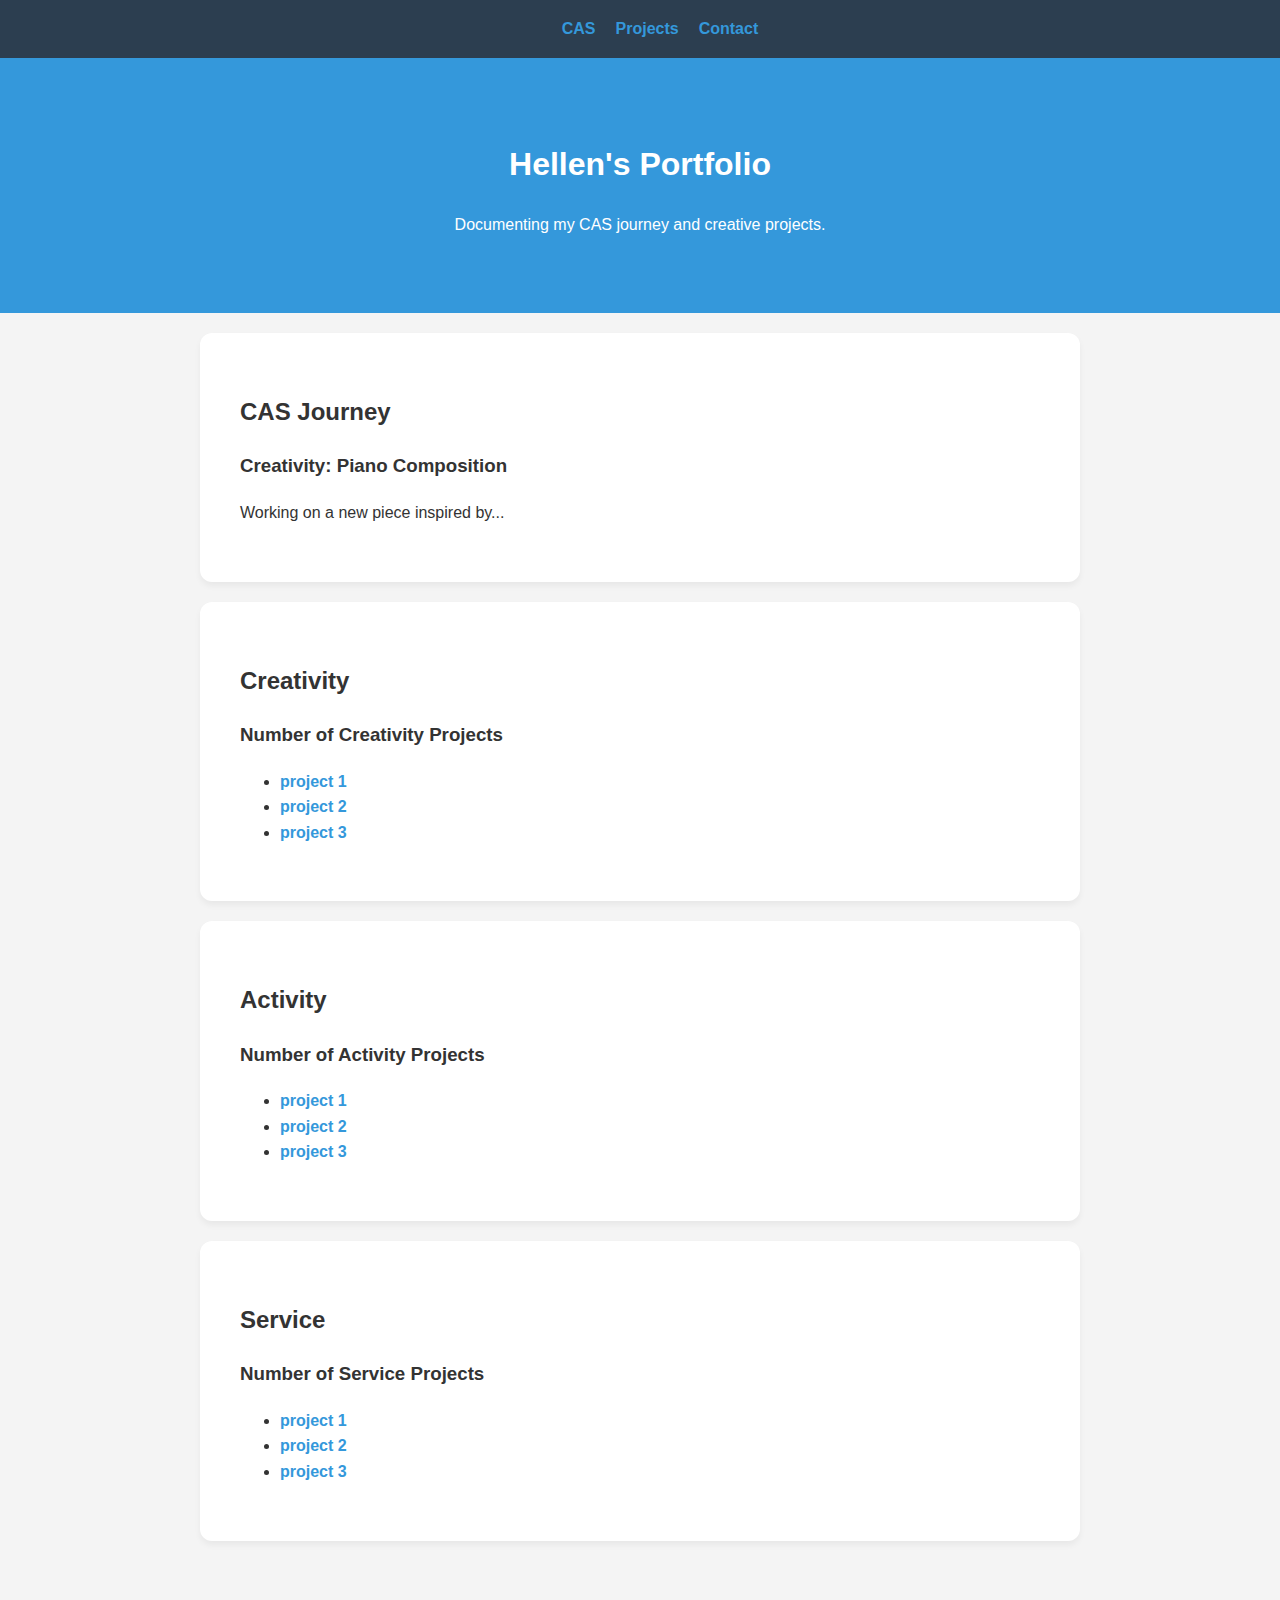
<file: index.html>
<!DOCTYPE html>
<html lang="en">
    <head>
        <meta charset="UTF-8">
        <meta name="viewport" content="width=device-width, initial-scale=1.0">
        <title>CAS Hellen</title>
        <link rel="stylesheet" href="style.css">
        <script src="script.js"></script>
    </head>
    <body>
        <nav>
    <ul>
        <li><a href="#CAS">CAS</a></li>
        <li><a href="#projects">Projects</a></li>
        <li><a href="#contact">Contact</a></li>
    </ul>
</nav>

<header>
    <h1>Hellen's Portfolio</h1>
    <p>Documenting my CAS journey and creative projects.</p>
</header>
    <section id="CAS" class="cas-box">
    <h2>
        <a href="cas_journey.html" class="journey-link">CAS Journey</a>
    </h2>
    <article>
        <h3>Creativity: Piano Composition</h3>
        <p>Working on a new piece inspired by...</p>
    </article>
</section>

</section>

</section>
            <section id="projects">
    <h2>Creativity</h2>
    <div class="project-card">
        <h3>Number of Creativity Projects </h3>
        <p>
            <ul>
    <li><a href="creativity.html#project1">project 1</a></li>
    <li><a href="creativity.html#project2">project 2</a></li>
    <li><a href="creativity.html#project3">project 3</a></li>
</ul>
        </p>
    </div>
</section>

</section>
            <section id="projects">
    <h2>Activity</h2>
    <div class="project-card">
        <h3>Number of Activity Projects </h3>
        <p>
            <ul>
    <li><a href="activity.html#project4">project 1</a></li>
    <li><a href="activity.html#project5">project 2</a></li>
    <li><a href="activity.html#project6">project 3</a></li>
</ul>
        </p>
    </div>
</section>

</section>
            <section id="projects">
    <h2>Service</h2>
    <div class="project-card">
        <h3>Number of Service Projects </h3>
        <p>
            <ul>
    <li><a href="service.html#project7">project 1</a></li>
    <li><a href="service.html#project8">project 2</a></li>
    <li><a href="service.html#project9">project 3</a></li>
</ul>
        </p>
    </div>
</section>
        </main>
        <footer> </footer>
    </body>
    </head>
</file>
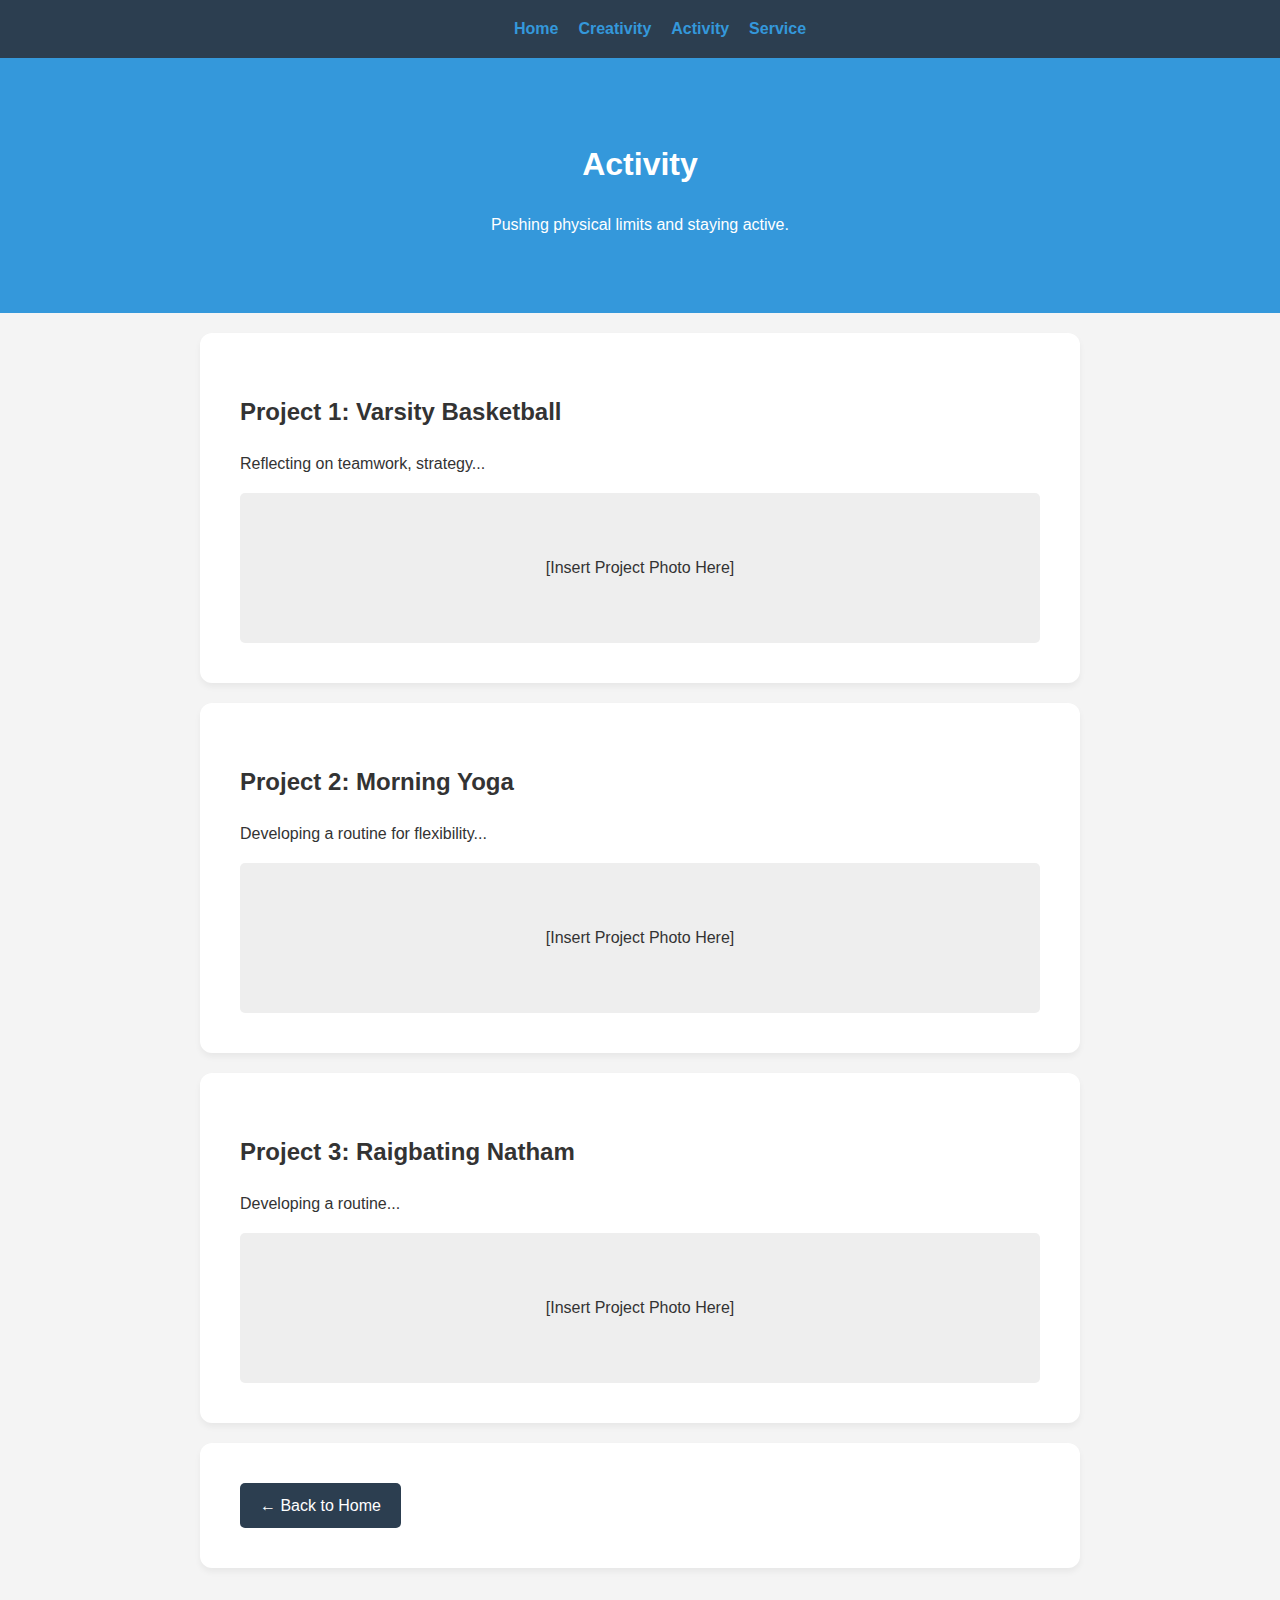
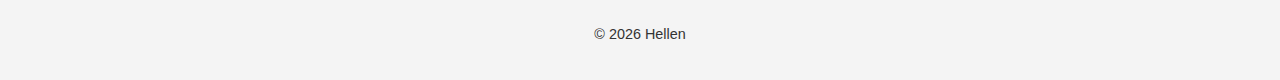
<file: activity.html>
<!DOCTYPE html>
<html lang="en">
<head>
    <meta charset="UTF-8">
    <meta name="viewport" content="width=device-width, initial-scale=1.0">
    <title>Activity - CAS Hellen</title>
    <link rel="stylesheet" href="style.css">
    <script src="script.js" defer></script>
</head>
<body>
    <nav>
        <ul>
            <li><a href="index.html">Home</a></li>
            <li><a href="creativity.html">Creativity</a></li>
            <li><a href="activity.html">Activity</a></li>
            <li><a href="service.html">Service</a></li>
        </ul>
    </nav>

    <header>
        <h1>Activity</h1>
        <p>Pushing physical limits and staying active.</p>
    </header>

    <main>
        <section id="project4">
            <h2>Project 1: Varsity Basketball</h2>
            <p>Reflecting on teamwork, strategy...</p>
            <div style="background: #eee; height: 150px; display: flex; align-items: center; justify-content: center; border-radius: 5px;">
                [Insert Project Photo Here]
            </div>
        </section>
        
        <section id="project5">
            <h2>Project 2: Morning Yoga</h2>
            <p>Developing a routine for flexibility...</p>
            <div style="background: #eee; height: 150px; display: flex; align-items: center; justify-content: center; border-radius: 5px;">
                [Insert Project Photo Here]
            </div>
        </section>

        <section id="project6">
            <h2>Project 3: Raigbating Natham</h2>
            <p>Developing a routine...</p>
            <div style="background: #eee; height: 150px; display: flex; align-items: center; justify-content: center; border-radius: 5px;">
                [Insert Project Photo Here]
            </div>
        </section>

        <section>
            <a href="index.html" class="back-button">← Back to Home</a>
        </section>
    </main>

    <footer>
        <p>&copy; 2026 Hellen</p>
    </footer>
</body>
</html>
</file>
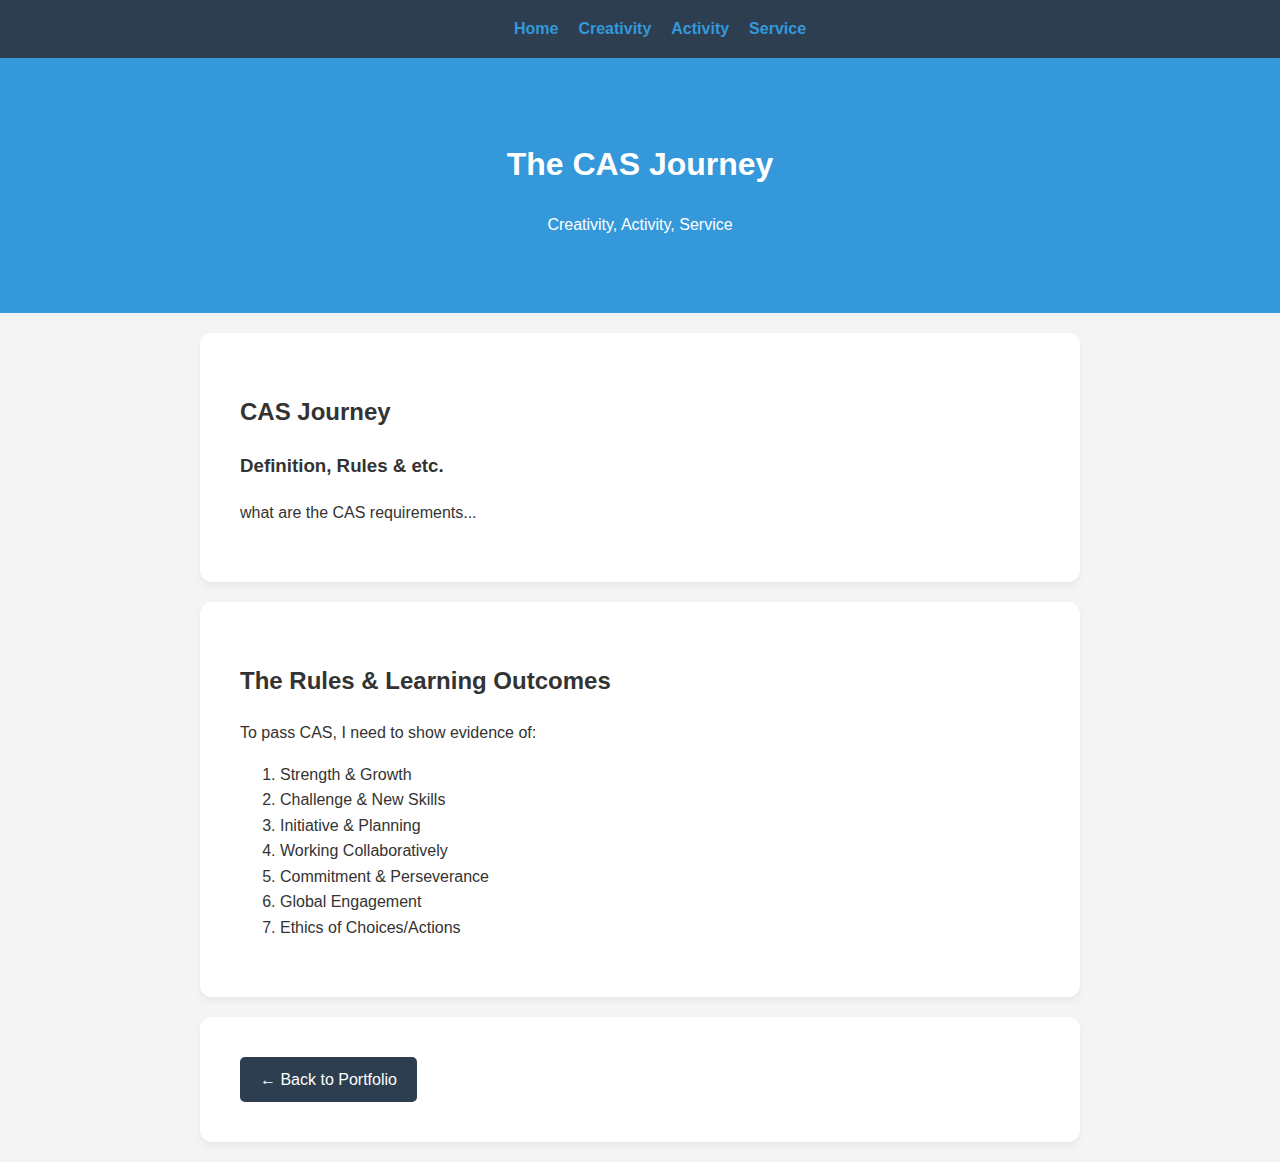
<file: cas_journey.html>
<!DOCTYPE html>
<html lang="en">
<head>
    <meta charset="UTF-8">
    <meta name="viewport" content="width=device-width, initial-scale=1.0">
    <title>What is CAS? - Hellen</title>
    <link rel="stylesheet" href="style.css">
</head>
<body>
    <nav>
        <ul>
            <li><a href="index.html">Home</a></li>
            <li><a href="creativity.html">Creativity</a></li>
            <li><a href="activity.html">Activity</a></li>
            <li><a href="service.html">Service</a></li>
        </ul>
    </nav>

    <header>
        <h1>The CAS Journey</h1>
        <p>Creativity, Activity, Service</p>
    </header>

    <main>
        <section>
        <h2>CAS Journey</h2>
        <article>
            <h3>Definition, Rules & etc.</h3>
            <p>what are the CAS requirements...</p>
        </article>
    </a>
</section>

        <section>
            <h2>The Rules & Learning Outcomes</h2>
            <p>To pass CAS, I need to show evidence of:</p>
            <ol>
                <li>Strength & Growth</li>
                <li>Challenge & New Skills</li>
                <li>Initiative & Planning</li>
                <li>Working Collaboratively</li>
                <li>Commitment & Perseverance</li>
                <li>Global Engagement</li>
                <li>Ethics of Choices/Actions</li>
            </ol>
        </section>

        <section>
            <a href="index.html" class="back-button">← Back to Portfolio</a>
        </section>
    </main>
</body>
</html>
</file>
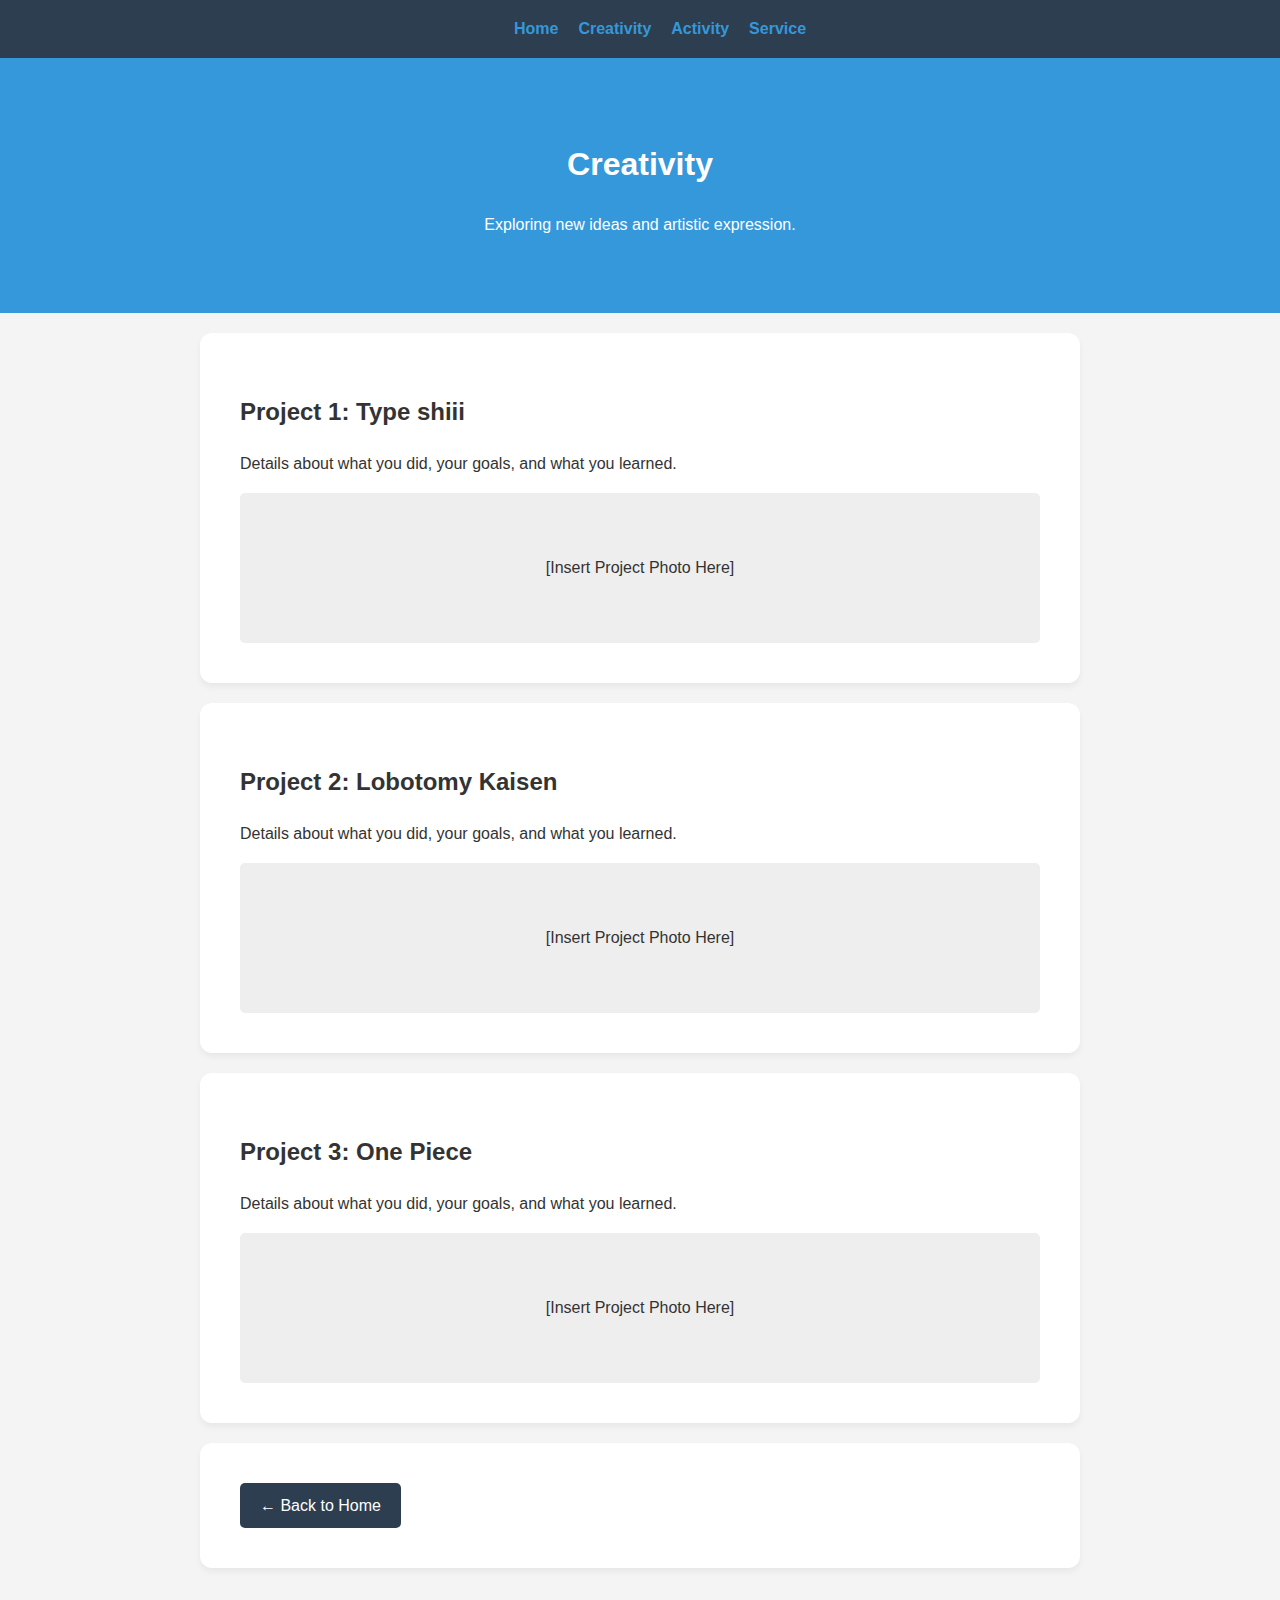
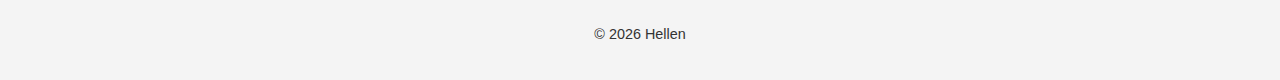
<file: creativity.html>
<!DOCTYPE html>
<html lang="en">
<head>
    <meta charset="UTF-8">
    <meta name="viewport" content="width=device-width, initial-scale=1.0">
    <title>Creativity - CAS Hellen</title>
    <link rel="stylesheet" href="style.css">
    <script src="script.js" defer></script>
</head>
<body>
    <nav>
        <ul>
            <li><a href="index.html">Home</a></li>
            <li><a href="creativity.html">Creativity</a></li>
            <li><a href="activity.html">Activity</a></li>
            <li><a href="service.html">Service</a></li>
        </ul>
    </nav>

    <header>
        <h1>Creativity</h1>
        <p>Exploring new ideas and artistic expression.</p>
    </header>

    <main>
        <section id="project1">
            <h2>Project 1: Type shiii</h2>
            <p>Details about what you did, your goals, and what you learned.</p>
            <div style="background: #eee; height: 150px; display: flex; align-items: center; justify-content: center; border-radius: 5px;">
                [Insert Project Photo Here]
            </div>
        </section>

        <section id="project2">
            <h2>Project 2: Lobotomy Kaisen</h2>
            <p>Details about what you did, your goals, and what you learned.</p>
            <div style="background: #eee; height: 150px; display: flex; align-items: center; justify-content: center; border-radius: 5px;">
                [Insert Project Photo Here]
            </div>
        </section>

        <section id="project3">
            <h2>Project 3: One Piece</h2>
            <p>Details about what you did, your goals, and what you learned.</p>
            <div style="background: #eee; height: 150px; display: flex; align-items: center; justify-content: center; border-radius: 5px;">
                [Insert Project Photo Here]
            </div>
        </section>

        <section>
            <a href="index.html" class="back-button">← Back to Home</a>
        </section>
    </main>

    <footer>
        <p>&copy; 2026 Hellen</p>
    </footer>
</body>
</html>
</file>
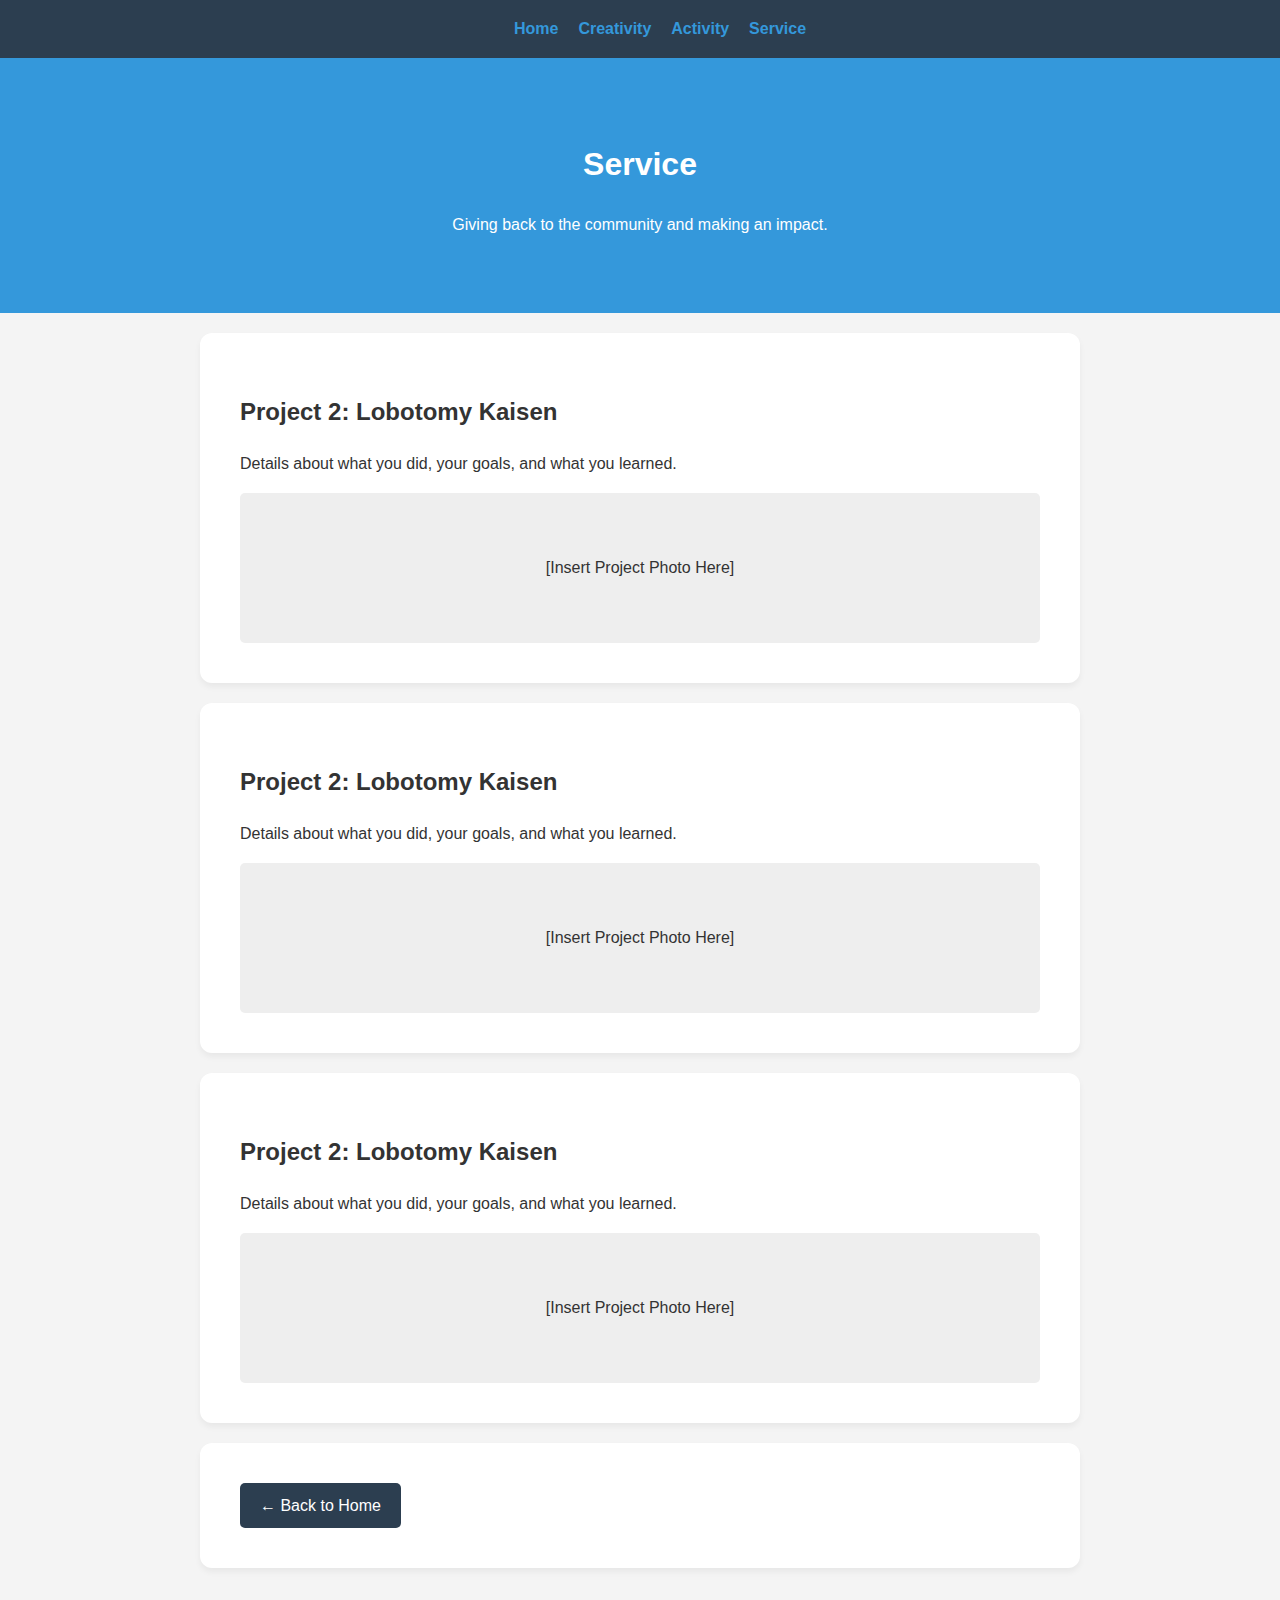
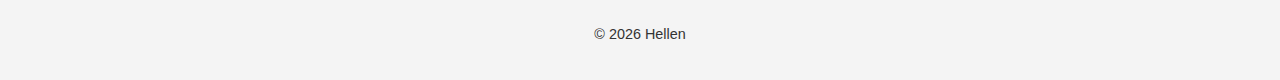
<file: service.html>
<!DOCTYPE html>
<html lang="en">
<head>
    <meta charset="UTF-8">
    <meta name="viewport" content="width=device-width, initial-scale=1.0">
    <title>Service - CAS Hellen</title>
    <link rel="stylesheet" href="style.css">
    <script src="script.js" defer></script>
</head>
<body>
    <nav>
        <ul>
            <li><a href="index.html">Home</a></li>
            <li><a href="creativity.html">Creativity</a></li>
            <li><a href="activity.html">Activity</a></li>
            <li><a href="service.html">Service</a></li>
        </ul>
    </nav>

    <header>
        <h1>Service</h1>
        <p>Giving back to the community and making an impact.</p>
    </header>

    <main>
        <section id="project7">
            <h2>Project 2: Lobotomy Kaisen</h2>
            <p>Details about what you did, your goals, and what you learned.</p>
            <div style="background: #eee; height: 150px; display: flex; align-items: center; justify-content: center; border-radius: 5px;">
                [Insert Project Photo Here]
            </div>
        </section>

        <section id="project8">
            <h2>Project 2: Lobotomy Kaisen</h2>
            <p>Details about what you did, your goals, and what you learned.</p>
            <div style="background: #eee; height: 150px; display: flex; align-items: center; justify-content: center; border-radius: 5px;">
                [Insert Project Photo Here]
            </div>
        </section>

        <section id="project9">
            <h2>Project 2: Lobotomy Kaisen</h2>
            <p>Details about what you did, your goals, and what you learned.</p>
            <div style="background: #eee; height: 150px; display: flex; align-items: center; justify-content: center; border-radius: 5px;">
                [Insert Project Photo Here]
            </div>
        </section>

        <section>
            <a href="index.html" class="back-button">← Back to Home</a>
        </section>
    </main>

    <footer>
        <p>&copy; 2026 Hellen</p>
    </footer>
</body>
</html>
</file>
<file: style.css>
/* General Setup */
body {
    font-family: 'Segoe UI', Tahoma, Geneva, Verdana, sans-serif;
    line-height: 1.6;
    margin: 0;
    color: #333;
    background-color: #f4f4f4;
}

/* Navigation Bar */
nav {
    background: #2c3e50;
    color: white;
    padding: 1rem;
    position: sticky;
    top: 0;
}

nav ul {
    list-style: none;
    display: flex;
    justify-content: center;
    gap: 20px;
    margin: 0;
}

nav a {
    color: white;
    text-decoration: none;
    font-weight: bold;
}

/* Header/Hero Section */
header {
    background: #3498db;
    color: white;
    text-align: center;
    padding: 60px 20px;
}

/* Sections */
section {
    padding: 40px 10% 20px;
    background: white;
    margin: 20px;
    border-radius: 8px;
    box-shadow: 0 2px 5px rgba(0,0,0,0.1);
}

footer {
    text-align: center;
    padding: 20px;
    font-size: 0.9rem;
}

/* This makes the links look like the rest of your text but clickable */
li a {
    text-decoration: none;
    color: #3498db; /* The same blue as your header */
    font-weight: bold;
}

li a:hover {
    text-decoration: none;
    color: #232e3a; /* Darker blue when you hover over it */
}

.back-button {
    display: inline-block;
    padding: 10px 20px;
    background-color: #2c3e50;
    color: white;
    text-decoration: none;
    border-radius: 5px;
    transition: background 0.3s;
}

.back-button:hover {
    background-color: #34495e;
    color: #18e0ff;
}

html {
    scroll-behavior: smooth;
}
/* Target the whole section container */
section {
    padding: 40px;
    background: white;
    margin: 20px auto;
    max-width: 800px; /* Keeps it centered and neat */
    border-radius: 12px;
    box-shadow: 0 4px 6px rgba(0,0,0,0.05);
    
    /* This makes the movement smooth */
    transition: transform 0.3s ease, box-shadow 0.3s ease, background-color 0.3s ease;
}

/* When you hover anywhere on the section */
section:hover {
    transform: translateY(-8px); /* Lifts the whole block */
    box-shadow: 0 15px 30px rgba(0,0,0,0.1); /* Deeper shadow for depth */
    background-color: #fcfcfc; /* Very subtle color shift */
}

/* 1. Stop the whole section from changing color (if you want) */
section:hover {
    background-color: white; /* Keeps the box white */
    transform: none;         /* Stops the lifting effect if you don't want it */
}

/* 2. Target just the text inside the CAS link when the section is hovered */
.clickable-section:hover h2 {
    color: #3498db;          /* Turns the titles blue */
    text-decoration: underline;
}

.clickable-section:hover p {
    color: #2c3e50;          /* Makes the description slightly darker/bolder */
}

/* This makes the link look like normal text until you hover */
.journey-link {
    text-decoration: none;
    color: inherit;
    display: inline; /* This ensures the 'hitbox' is only as big as the letters */
}

/* This ONLY triggers when your mouse is on the actual words */
.journey-link:hover {
    color: #3498db;
    text-decoration: underline;
}

/* This stops the box from doing anything when you hover the white space */
.cas-box:hover {
    transform: none;
    background-color: white;
}
</file>
